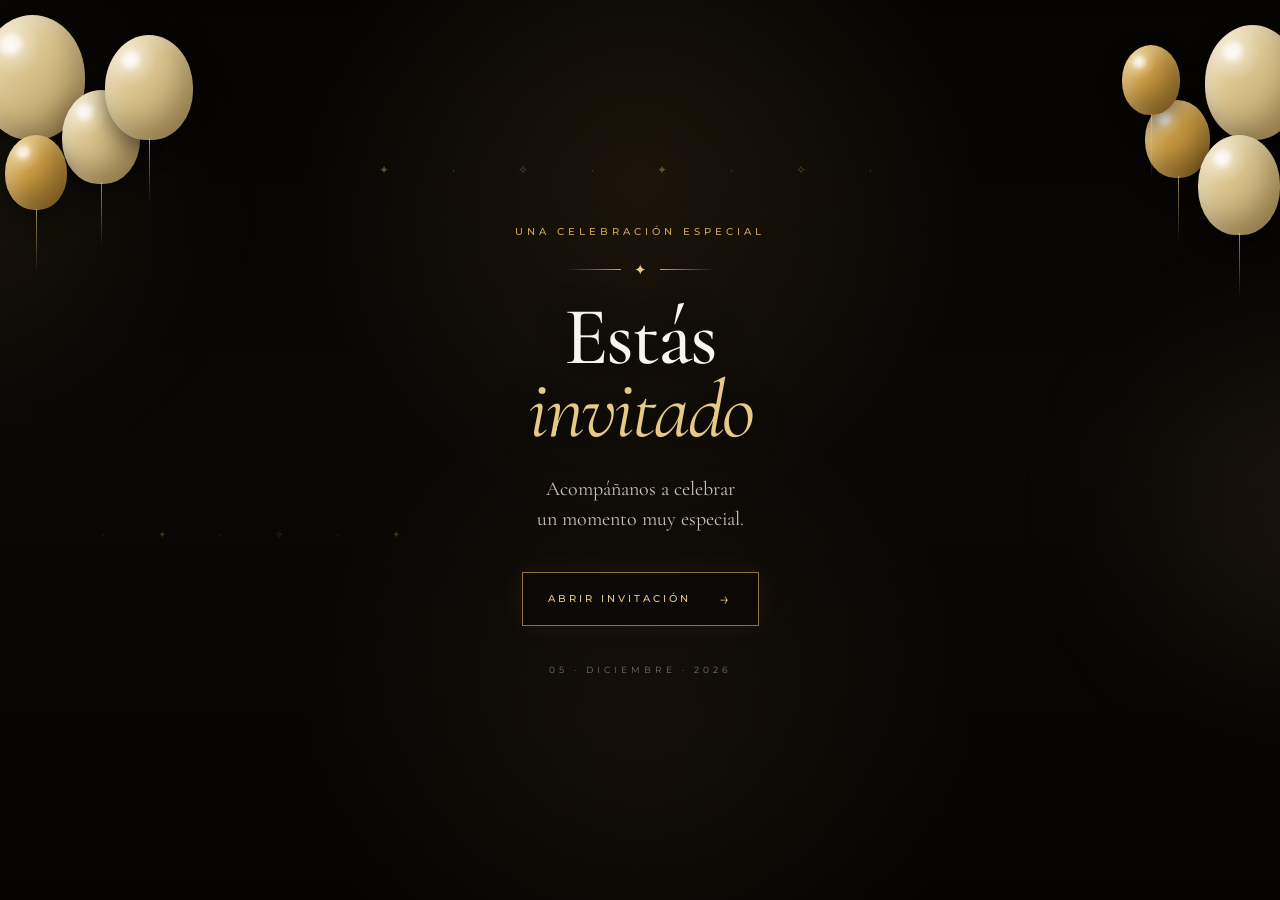
<file: index.html>
<!DOCTYPE html>
<html lang="es">
<head>
    <meta charset="UTF-8">
    <meta name="viewport" content="width=device-width, initial-scale=1.0">

    <title>Una celebración especial</title>

    <link rel="preconnect" href="https://fonts.googleapis.com">
    <link rel="preconnect" href="https://fonts.gstatic.com" crossorigin>

    <link href="https://fonts.googleapis.com/css2?family=Cormorant+Garamond:wght@400;500;600;700&family=Montserrat:wght@300;400;500;600&display=swap" rel="stylesheet">

    <link rel="stylesheet" href="style.css">
</head>

<body class="entrada">

    <!-- Luces -->
    <div class="luz luz-1"></div>
    <div class="luz luz-2"></div>

    <!-- Grupo de globos izquierdo -->
    <div class="grupo-globos grupo-izquierdo">
        <div class="globo champagne g1"></div>
        <div class="globo champagne g2"></div>
        <div class="globo dorado g3"></div>
        <div class="globo champagne g4"></div>
    </div>

    <!-- Grupo de globos derecho -->
    <div class="grupo-globos grupo-derecho">
        <div class="globo champagne g5"></div>
        <div class="globo dorado g6"></div>
        <div class="globo champagne g7"></div>
        <div class="globo dorado g8"></div>
    </div>

    <!-- Partículas -->
    <div class="particulas"></div>

    <main class="entrada-contenido">

        <p class="pequeno">
            UNA CELEBRACIÓN ESPECIAL
        </p>

        <div class="adorno">
            <span></span>
            <div>✦</div>
            <span></span>
        </div>

        <h1>
            Estás<br>
            <em>invitado</em>
        </h1>

        <p class="mensaje-entrada">
            Acompáñanos a celebrar<br>
            un momento muy especial.
        </p>

        <a href="invitacion.html" class="boton-entrada">
            <span>ABRIR INVITACIÓN</span>
            <b>→</b>
        </a>

        <p class="pie">
            05 · DICIEMBRE · 2026
        </p>

    </main>

    <script src="hoja.js"></script>

</body>
</html>
</file>
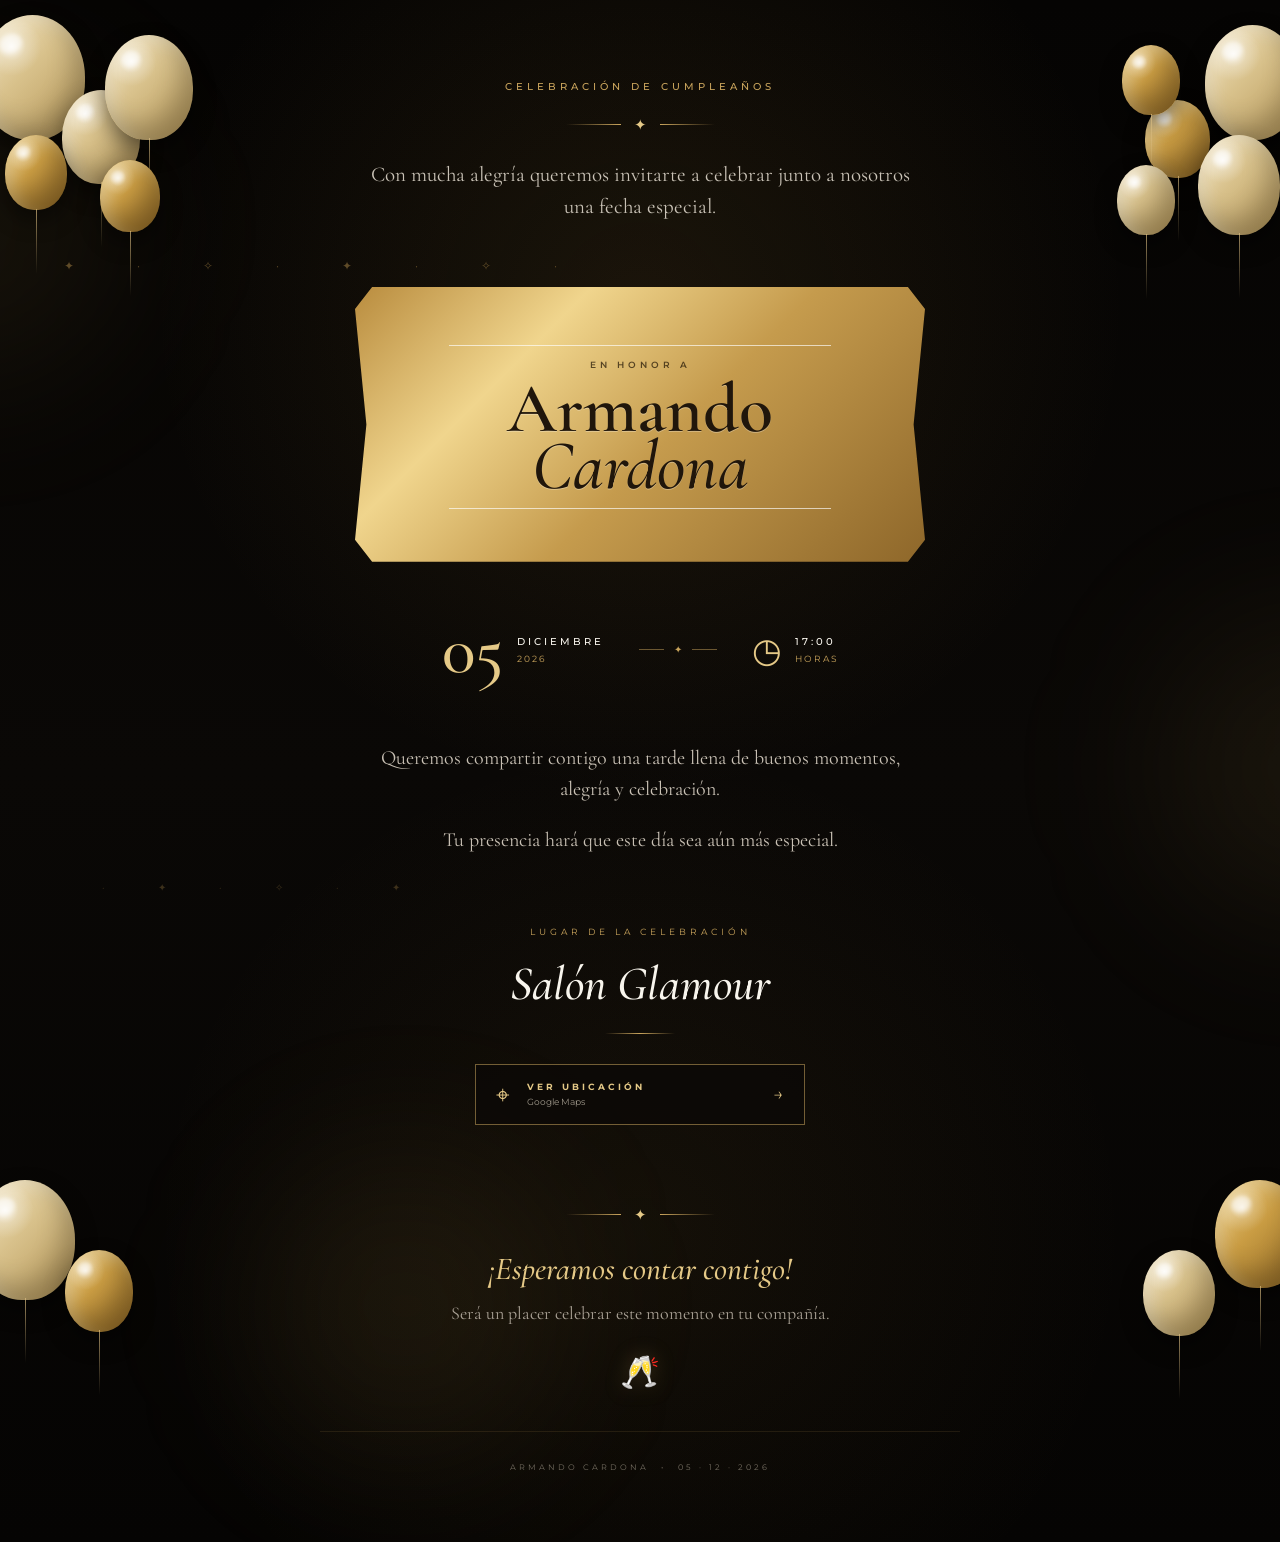
<file: invitacion.html>
<!DOCTYPE html>
<html lang="es">
<head>
    <meta charset="UTF-8">
    <meta name="viewport" content="width=device-width, initial-scale=1.0">

    <title>Armando Cardona | Invitación</title>

    <link rel="preconnect" href="https://fonts.googleapis.com">
    <link rel="preconnect" href="https://fonts.gstatic.com" crossorigin>

    <link href="https://fonts.googleapis.com/css2?family=Cormorant+Garamond:wght@400;500;600;700&family=Montserrat:wght@300;400;500;600&display=swap" rel="stylesheet">

    <link rel="stylesheet" href="style.css">
</head>

<body class="pagina-invitacion">

    <!-- Luces ambientales -->
    <div class="luz luz-1"></div>
    <div class="luz luz-2"></div>
    <div class="luz luz-3"></div>

    <!-- Globos superiores -->
    <div class="grupo-globos grupo-izquierdo">
        <div class="globo champagne g1"></div>
        <div class="globo champagne g2"></div>
        <div class="globo dorado g3"></div>
        <div class="globo champagne g4"></div>
        <div class="globo dorado g9"></div>
    </div>

    <div class="grupo-globos grupo-derecho">
        <div class="globo champagne g5"></div>
        <div class="globo dorado g6"></div>
        <div class="globo champagne g7"></div>
        <div class="globo dorado g8"></div>
        <div class="globo champagne g10"></div>
    </div>

    <!-- Globos inferiores -->
    <div class="grupo-inferior izquierdo">
        <div class="globo champagne g11"></div>
        <div class="globo dorado g12"></div>
    </div>

    <div class="grupo-inferior derecho">
        <div class="globo dorado g13"></div>
        <div class="globo champagne g14"></div>
    </div>

    <!-- Partículas doradas -->
    <div class="particulas"></div>

    <main class="invitacion">

        <!-- INTRODUCCIÓN -->

        <section class="cabecera">

            <p class="pequeno">
                CELEBRACIÓN DE CUMPLEAÑOS
            </p>

            <div class="adorno">
                <span></span>
                <div>✦</div>
                <span></span>
            </div>

            <p class="introduccion">
                Con mucha alegría queremos invitarte
                a celebrar junto a nosotros una fecha especial.
            </p>

        </section>


        <!-- NOMBRE -->

        <section class="nombre-seccion">

            <div class="banner-dorado">

                <div class="brillo-banner"></div>

                <div class="banner-linea"></div>

                <p class="nombre-label">
                    EN HONOR A
                </p>

                <h1>
                    Armando<br>
                    <span>Cardona</span>
                </h1>

                <div class="banner-linea"></div>

            </div>

        </section>


        <!-- DATOS -->

        <section class="datos">

            <div class="dato">

                <span class="numero">
                    05
                </span>

                <div class="texto-dato">
                    <strong>DICIEMBRE</strong>
                    <small>2026</small>
                </div>

            </div>


            <div class="separador-datos">
                <span></span>
                <div>✦</div>
                <span></span>
            </div>


            <div class="dato">

                <span class="icono">
                    ◷
                </span>

                <div class="texto-dato">
                    <strong>17:00</strong>
                    <small>HORAS</small>
                </div>

            </div>

        </section>


        <!-- MENSAJE -->

        <section class="mensaje-seccion">

            <p>
                Queremos compartir contigo una tarde llena de
                buenos momentos, alegría y celebración.
            </p>

            <p>
                Tu presencia hará que este día sea aún más especial.
            </p>

        </section>


        <!-- LUGAR -->

        <section class="lugar">

            <p class="etiqueta">
                LUGAR DE LA CELEBRACIÓN
            </p>

            <h2>
                Salón Glamour
            </h2>

            <div class="linea-dorada"></div>

            <a
                href="https://maps.app.goo.gl/C6uGhLEw3cZxnMx18"
                target="_blank"
                class="boton-ubicacion">

                <span class="pin">⌖</span>

                <span>
                    <strong>VER UBICACIÓN</strong>
                    <small>Google Maps</small>
                </span>

                <b>→</b>

            </a>

        </section>


        <!-- CIERRE -->

        <section class="cierre">

            <div class="adorno">
                <span></span>
                <div>✦</div>
                <span></span>
            </div>

            <h3>
                ¡Esperamos contar contigo!
            </h3>

            <p>
                Será un placer celebrar este momento
                en tu compañía.
            </p>

            <div class="copas">
                🥂
            </div>

        </section>


        <footer>
            <span>ARMANDO CARDONA</span>
            <span>•</span>
            <span>05 · 12 · 2026</span>
        </footer>

    </main>

    <script src="hoja.js"></script>

</body>
</html>
</file>
<file: style.css>
/* =========================================================
   INVITACIÓN ARMANDO CARDONA
   PALETA: NEGRO · CHAMPAGNE · ORO
========================================================= */


/* =========================================================
   FUENTES
========================================================= */

@import url('https://fonts.googleapis.com/css2?family=Cormorant+Garamond:wght@400;500;600;700&family=Montserrat:wght@300;400;500;600&display=swap');


/* =========================================================
   VARIABLES
========================================================= */

:root {
    --negro: #050403;
    --negro-suave: #0b0907;

    --oro: #c9a45c;
    --oro-claro: #e5c987;
    --champagne: #ead9ad;

    --blanco: #f8f5ed;
    --gris: #bdb7aa;

    --sombra: rgba(0, 0, 0, .6);
}


/* =========================================================
   RESET
========================================================= */

* {
    box-sizing: border-box;
    margin: 0;
    padding: 0;
}

html {
    scroll-behavior: smooth;
}

body {
    position: relative;

    min-height: 100vh;

    overflow-x: hidden;

    color: var(--blanco);

    font-family: 'Montserrat', sans-serif;

    background:
        radial-gradient(
            circle at 50% 20%,
            rgba(177, 132, 51, .12) 0%,
            rgba(0, 0, 0, 0) 35%
        ),
        radial-gradient(
            circle at 50% 80%,
            rgba(177, 132, 51, .08) 0%,
            rgba(0, 0, 0, 0) 35%
        ),
        linear-gradient(
            180deg,
            #050403 0%,
            #0a0806 50%,
            #050403 100%
        );
}


/* =========================================================
   TEXTURA DEL FONDO
========================================================= */

body::after {
    content: "";

    position: fixed;

    inset: 0;

    pointer-events: none;

    opacity: .045;

    background-image:
        radial-gradient(
            rgba(255,255,255,.8) .5px,
            transparent .5px
        );

    background-size: 8px 8px;

    z-index: 50;
}


/* =========================================================
   LUCES AMBIENTALES
========================================================= */

.luz {
    position: absolute;

    width: 300px;
    height: 300px;

    border-radius: 50%;

    background: rgba(214, 171, 91, .08);

    filter: blur(80px);

    pointer-events: none;

    z-index: 0;
}

.luz-1 {
    top: 5%;
    left: -180px;
}

.luz-2 {
    top: 40%;
    right: -180px;
}

.luz-3 {
    top: 75%;
    left: 20%;
}


/* =========================================================
   CONTENEDORES DE GLOBOS
   IMPORTANTE:
   YA NO SON FIXED.
   SE MUEVEN CON EL SCROLL.
========================================================= */

.grupo-globos,
.grupo-inferior {
    position: absolute;

    pointer-events: none;

    z-index: 2;
}


/* =========================================================
   GRUPO SUPERIOR IZQUIERDO
========================================================= */

.grupo-izquierdo {
    top: 15px;
    left: -20px;
}


/* =========================================================
   GRUPO SUPERIOR DERECHO
========================================================= */

.grupo-derecho {
    top: 15px;
    right: -20px;
}


/* =========================================================
   GLOBOS INFERIORES
========================================================= */

.grupo-inferior.izquierdo {
    top: 1180px;
    left: -25px;
}

.grupo-inferior.derecho {
    top: 1180px;
    right: -25px;
}


/* =========================================================
   GLOBOS
========================================================= */

.globo {
    position: absolute;

    border-radius: 50% 50% 47% 47%;

    box-shadow:
        inset -12px -15px 25px rgba(0,0,0,.22),
        inset 10px 8px 15px rgba(255,255,255,.20),
        0 10px 22px rgba(0,0,0,.45);

    animation: flotar 5s ease-in-out infinite;

    transform-origin: center bottom;
}


/* =========================================================
   GLOBO CHAMPAGNE
========================================================= */

.globo.champagne {
    background:
        radial-gradient(
            circle at 30% 25%,
            rgba(255,255,255,.85) 0%,
            rgba(255,255,255,.25) 12%,
            transparent 25%
        ),
        linear-gradient(
            135deg,
            #f5e8c7 0%,
            #d8c18b 45%,
            #b39455 100%
        );
}


/* =========================================================
   GLOBO DORADO
========================================================= */

.globo.dorado {
    background:
        radial-gradient(
            circle at 30% 25%,
            rgba(255,255,255,.7) 0%,
            rgba(255,255,255,.18) 12%,
            transparent 25%
        ),
        linear-gradient(
            135deg,
            #f0d38b 0%,
            #c99c43 45%,
            #8e6522 100%
        );
}


/* =========================================================
   BRILLO DEL GLOBO
========================================================= */

.globo::before {
    content: "";

    position: absolute;

    width: 22%;
    height: 15%;

    top: 15%;
    left: 18%;

    border-radius: 50%;

    background: rgba(255,255,255,.55);

    filter: blur(2px);

    transform: rotate(-25deg);
}


/* =========================================================
   CUERDA DEL GLOBO
========================================================= */

.globo::after {
    content: "";

    position: absolute;

    width: 1px;
    height: 65px;

    top: 98%;
    left: 50%;

    background:
        linear-gradient(
            to bottom,
            rgba(220,190,130,.7),
            rgba(220,190,130,0)
        );
}


/* =========================================================
   ANIMACIÓN DE GLOBOS
========================================================= */

@keyframes flotar {

    0% {
        transform: translateY(0) rotate(-2deg);
    }

    50% {
        transform: translateY(-12px) rotate(2deg);
    }

    100% {
        transform: translateY(0) rotate(-2deg);
    }
}


/* =========================================================
   POSICIONES DE LOS GLOBOS
========================================================= */

/* IZQUIERDA */

.g1 {
    width: 105px;
    height: 125px;

    left: 0;
    top: 0;

    animation-delay: 0s;
}

.g2 {
    width: 78px;
    height: 94px;

    left: 82px;
    top: 75px;

    animation-delay: .8s;
}

.g3 {
    width: 62px;
    height: 75px;

    left: 25px;
    top: 120px;

    animation-delay: 1.5s;
}

.g4 {
    width: 88px;
    height: 105px;

    left: 125px;
    top: 20px;

    animation-delay: 2s;
}


/* DERECHA */

.g5 {
    width: 95px;
    height: 115px;

    right: 0;
    top: 10px;

    animation-delay: .5s;
}

.g6 {
    width: 65px;
    height: 78px;

    right: 90px;
    top: 85px;

    animation-delay: 1.2s;
}

.g7 {
    width: 82px;
    height: 100px;

    right: 20px;
    top: 120px;

    animation-delay: 1.8s;
}

.g8 {
    width: 58px;
    height: 70px;

    right: 120px;
    top: 30px;

    animation-delay: 2.4s;
}


/* GLOBOS EXTRA */

.g9 {
    width: 60px;
    height: 72px;

    left: 120px;
    top: 145px;
}

.g10 {
    width: 58px;
    height: 70px;

    right: 125px;
    top: 150px;
}


/* GLOBOS INFERIORES */

.g11 {
    width: 100px;
    height: 120px;

    left: 0;
    top: 0;

    animation-delay: 1s;
}

.g12 {
    width: 68px;
    height: 82px;

    left: 90px;
    top: 70px;

    animation-delay: 1.8s;
}

.g13 {
    width: 90px;
    height: 108px;

    right: 0;
    top: 0;

    animation-delay: .7s;
}

.g14 {
    width: 72px;
    height: 86px;

    right: 90px;
    top: 70px;

    animation-delay: 2s;
}


/* =========================================================
   PARTÍCULAS DORADAS
========================================================= */

.particulas {
    position: absolute;

    inset: 0;

    pointer-events: none;

    z-index: 1;
}

.particulas::before {
    content: "✦  ·  ✧     ·       ✦       ·     ✧  ·";

    position: absolute;

    top: 15%;
    left: 5%;

    width: 90%;

    color: rgba(214,171,91,.4);

    font-size: 12px;

    letter-spacing: 30px;

    line-height: 70px;

    animation: estrellas 7s ease-in-out infinite alternate;
}

.particulas::after {
    content: "·      ✦       ·    ✧      ·       ✦";

    position: absolute;

    top: 55%;
    left: 8%;

    color: rgba(214,171,91,.25);

    font-size: 10px;

    letter-spacing: 25px;

    line-height: 80px;

    animation: estrellas 9s ease-in-out infinite alternate-reverse;
}

@keyframes estrellas {
    from {
        opacity: .25;
        transform: translateY(0);
    }

    to {
        opacity: .6;
        transform: translateY(-12px);
    }
}


/* =========================================================
   PÁGINA DE ENTRADA
========================================================= */

.entrada {
    min-height: 100vh;

    display: flex;

    align-items: center;
    justify-content: center;

    padding: 40px 25px;

    text-align: center;
}


/* =========================================================
   CONTENIDO ENTRADA
========================================================= */

.entrada-contenido {
    position: relative;

    z-index: 10;

    width: 100%;
    max-width: 600px;

    padding: 35px 20px;
}


/* =========================================================
   TEXTO PEQUEÑO
========================================================= */

.pequeno {
    color: var(--oro);

    font-family: 'Montserrat', sans-serif;

    font-size: 10px;

    font-weight: 500;

    letter-spacing: 4px;

    margin-bottom: 22px;
}


/* =========================================================
   ADORNOS
========================================================= */

.adorno {
    display: flex;

    align-items: center;
    justify-content: center;

    gap: 13px;

    margin: 15px auto 25px;
}

.adorno span {
    width: 55px;
    height: 1px;

    background:
        linear-gradient(
            to right,
            transparent,
            var(--oro)
        );
}

.adorno span:last-child {
    background:
        linear-gradient(
            to left,
            transparent,
            var(--oro)
        );
}

.adorno div {
    color: var(--oro-claro);

    font-size: 15px;
}


/* =========================================================
   TÍTULO ENTRADA
========================================================= */

.entrada h1 {
    font-family: 'Cormorant Garamond', serif;

    font-size: 82px;

    line-height: .82;

    font-weight: 500;

    letter-spacing: -2px;

    color: var(--blanco);

    text-shadow:
        0 5px 30px rgba(0,0,0,.8);
}

.entrada h1 em {
    display: block;

    color: var(--oro-claro);

    font-style: italic;

    font-weight: 400;

    margin-top: 5px;
}


/* =========================================================
   MENSAJE ENTRADA
========================================================= */

.mensaje-entrada {
    margin-top: 30px;

    color: #c8c1b5;

    font-family: 'Cormorant Garamond', serif;

    font-size: 20px;

    line-height: 1.5;
}


/* =========================================================
   BOTÓN ENTRADA
========================================================= */

.boton-entrada {
    position: relative;

    display: inline-flex;

    align-items: center;

    justify-content: center;

    gap: 28px;

    margin-top: 38px;

    padding: 15px 25px;

    color: var(--oro-claro);

    text-decoration: none;

    border: 1px solid rgba(212,171,91,.65);

    background: rgba(10,8,6,.65);

    font-size: 10px;

    font-weight: 500;

    letter-spacing: 3px;

    overflow: hidden;

    transition:
        .4s ease;

    box-shadow:
        0 0 25px rgba(212,171,91,.08);
}

.boton-entrada:hover {
    color: var(--negro);

    background: var(--oro-claro);

    box-shadow:
        0 0 35px rgba(212,171,91,.3);

    transform: translateY(-2px);
}

.boton-entrada b {
    font-size: 18px;

    font-weight: 300;
}


/* =========================================================
   PIE ENTRADA
========================================================= */

.pie {
    margin-top: 38px;

    color: #777065;

    font-size: 9px;

    letter-spacing: 4px;
}


/* =========================================================
   PÁGINA DE INVITACIÓN
========================================================= */

.pagina-invitacion {
    position: relative;

    min-height: 100vh;

    overflow-x: hidden;
}


/* =========================================================
   CONTENIDO PRINCIPAL
========================================================= */

.invitacion {
    position: relative;

    z-index: 5;

    width: 100%;

    max-width: 700px;

    margin: 0 auto;

    padding:
        80px 30px 50px;
}


/* =========================================================
   CABECERA
========================================================= */

.cabecera {
    position: relative;

    z-index: 10;

    text-align: center;

    margin-bottom: 65px;
}

.introduccion {
    max-width: 540px;

    margin: 0 auto;

    color: #c9c2b6;

    font-family: 'Cormorant Garamond', serif;

    font-size: 21px;

    line-height: 1.5;
}


/* =========================================================
   NOMBRE
========================================================= */

.nombre-seccion {
    position: relative;

    z-index: 10;

    margin-bottom: 60px;
}

.banner-dorado {
    position: relative;

    overflow: hidden;

    max-width: 570px;

    margin: 0 auto;

    padding: 45px 30px 40px;

    text-align: center;

    background:
        linear-gradient(
            135deg,
            #b98c3e 0%,
            #f0d58d 28%,
            #c59b4d 55%,
            #8e672a 100%
        );

    clip-path:
        polygon(
            3% 0,
            97% 0,
            100% 8%,
            98% 50%,
            100% 92%,
            97% 100%,
            3% 100%,
            0 92%,
            2% 50%,
            0 8%
        );

    box-shadow:
        0 15px 50px rgba(0,0,0,.45);
}


/* =========================================================
   BRILLO DEL BANNER
========================================================= */

.brillo-banner {
    position: absolute;

    top: 0;
    left: -100%;

    width: 50%;
    height: 100%;

    background:
        linear-gradient(
            90deg,
            transparent,
            rgba(255,255,255,.35),
            transparent
        );

    transform: skewX(-20deg);

    animation: brillo 5s ease-in-out infinite;
}

@keyframes brillo {

    0% {
        left: -100%;
    }

    45%,
    100% {
        left: 150%;
    }
}


/* =========================================================
   LÍNEAS DEL BANNER
========================================================= */

.banner-linea {
    width: 75%;

    height: 1px;

    margin: 13px auto;

    background:
        rgba(255,255,255,.65);
}


/* =========================================================
   LABEL NOMBRE
========================================================= */

.nombre-label {
    position: relative;

    z-index: 3;

    color: rgba(42,28,10,.75);

    font-size: 9px;

    font-weight: 600;

    letter-spacing: 4px;

    margin-bottom: 10px;
}


/* =========================================================
   NOMBRE
========================================================= */

.banner-dorado h1 {
    position: relative;

    z-index: 3;

    color: #20160b;

    font-family: 'Cormorant Garamond', serif;

    font-size: 70px;

    line-height: .82;

    font-weight: 600;

    text-shadow:
        0 1px rgba(255,255,255,.3);
}

.banner-dorado h1 span {
    font-style: italic;

    font-weight: 500;
}


/* =========================================================
   DATOS
========================================================= */

.datos {
    position: relative;

    z-index: 10;

    display: flex;

    align-items: center;
    justify-content: center;

    gap: 35px;

    margin-bottom: 65px;
}

.dato {
    display: flex;

    align-items: center;

    gap: 13px;
}

.numero {
    color: var(--oro-claro);

    font-family: 'Cormorant Garamond', serif;

    font-size: 70px;

    line-height: .8;

    font-weight: 500;
}

.icono {
    color: var(--oro-claro);

    font-size: 34px;
}

.texto-dato {
    display: flex;

    flex-direction: column;

    gap: 5px;
}

.texto-dato strong {
    color: var(--blanco);

    font-size: 10px;

    letter-spacing: 3px;

    font-weight: 500;
}

.texto-dato small {
    color: var(--oro);

    font-size: 9px;

    letter-spacing: 2px;
}

.separador-datos {
    display: flex;

    align-items: center;

    gap: 10px;
}

.separador-datos span {
    width: 25px;

    height: 1px;

    background: rgba(201,164,92,.5);
}

.separador-datos div {
    color: var(--oro);

    font-size: 10px;
}


/* =========================================================
   MENSAJE
========================================================= */

.mensaje-seccion {
    position: relative;

    z-index: 10;

    max-width: 560px;

    margin: 0 auto 70px;

    text-align: center;
}

.mensaje-seccion p {
    color: #c8c0b4;

    font-family: 'Cormorant Garamond', serif;

    font-size: 20px;

    line-height: 1.55;

    margin-bottom: 20px;
}


/* =========================================================
   LUGAR
========================================================= */

.lugar {
    position: relative;

    z-index: 10;

    text-align: center;

    max-width: 570px;

    margin: 0 auto 80px;
}

.etiqueta {
    color: var(--oro);

    font-size: 9px;

    letter-spacing: 4px;

    margin-bottom: 18px;
}

.lugar h2 {
    color: var(--blanco);

    font-family: 'Cormorant Garamond', serif;

    font-size: 48px;

    font-weight: 500;

    font-style: italic;
}

.linea-dorada {
    width: 70px;

    height: 1px;

    margin: 20px auto 30px;

    background:
        linear-gradient(
            to right,
            transparent,
            var(--oro),
            transparent
        );
}


/* =========================================================
   BOTÓN UBICACIÓN
========================================================= */

.boton-ubicacion {
    display: flex;

    align-items: center;

    justify-content: center;

    gap: 17px;

    max-width: 330px;

    margin: 0 auto;

    padding: 15px 20px;

    color: var(--blanco);

    text-decoration: none;

    border: 1px solid rgba(201,164,92,.55);

    background: rgba(10,8,6,.7);

    transition: .35s ease;
}

.boton-ubicacion:hover {
    border-color: var(--oro-claro);

    background: rgba(201,164,92,.12);

    transform: translateY(-2px);
}

.boton-ubicacion .pin {
    color: var(--oro-claro);

    font-size: 24px;
}

.boton-ubicacion span:nth-child(2) {
    display: flex;

    flex-direction: column;

    align-items: flex-start;

    gap: 4px;
}

.boton-ubicacion strong {
    color: var(--oro-claro);

    font-size: 9px;

    letter-spacing: 3px;
}

.boton-ubicacion small {
    color: #9d9689;

    font-size: 9px;
}

.boton-ubicacion b {
    color: var(--oro-claro);

    margin-left: auto;

    font-size: 18px;

    font-weight: 300;
}


/* =========================================================
   CIERRE
========================================================= */

.cierre {
    position: relative;

    z-index: 10;

    text-align: center;

    padding-bottom: 40px;
}

.cierre h3 {
    color: var(--oro-claro);

    font-family: 'Cormorant Garamond', serif;

    font-size: 32px;

    font-weight: 500;

    font-style: italic;

    margin-bottom: 12px;
}

.cierre p {
    color: #a9a195;

    font-family: 'Cormorant Garamond', serif;

    font-size: 18px;

    line-height: 1.5;
}

.copas {
    margin-top: 25px;

    font-size: 32px;

    filter:
        drop-shadow(0 0 10px rgba(212,171,91,.25));
}


/* =========================================================
   FOOTER
========================================================= */

footer {
    position: relative;

    z-index: 10;

    display: flex;

    justify-content: center;

    gap: 12px;

    padding: 30px 10px 20px;

    color: #746d61;

    font-size: 8px;

    letter-spacing: 3px;

    border-top: 1px solid rgba(201,164,92,.12);
}


/* =========================================================
   ANIMACIÓN DE ENTRADA
========================================================= */

.entrada-contenido {
    animation:
        aparecer 1.2s ease forwards;
}

@keyframes aparecer {

    from {
        opacity: 0;

        transform:
            translateY(20px);
    }

    to {
        opacity: 1;

        transform:
            translateY(0);
    }
}


/* =========================================================
   RESPONSIVE — TABLET
========================================================= */

@media (max-width: 700px) {

    .invitacion {
        padding:
            65px 25px 40px;
    }

    .banner-dorado {
        max-width: 520px;
    }

    .banner-dorado h1 {
        font-size: 62px;
    }

    .numero {
        font-size: 62px;
    }

    .datos {
        gap: 25px;
    }
}


/* =========================================================
   RESPONSIVE — CELULAR
========================================================= */

/* =========================================================
   RESPONSIVE CELULAR
   GLOBOS PROTAGÓNICOS + ZONA CENTRAL LIMPIA
========================================================= */

@media (max-width: 600px) {

    /* =====================================================
       CONTENIDO
    ===================================================== */

    .invitacion {
        position: relative;
        z-index: 10;

        padding:
            55px 18px 40px;
    }

    .cabecera,
    .nombre-seccion,
    .datos,
    .mensaje-seccion,
    .lugar,
    .cierre {
        position: relative;
        z-index: 10;
    }


    /* =====================================================
       GLOBOS SUPERIORES
       
       Siguen siendo grandes y visibles,
       pero se alejan del centro.
    ===================================================== */

    .grupo-izquierdo {
        top: 0;
        left: -78px;

        transform: scale(.78);

        transform-origin: top left;

        z-index: 2;
    }

    .grupo-derecho {
        top: 0;
        right: -78px;

        transform: scale(.78);

        transform-origin: top right;

        z-index: 2;
    }


    /* =====================================================
       EVITAMOS QUE LOS GLOBOS INTERIORES
       INVADAN EL CENTRO
    ===================================================== */

    .grupo-izquierdo .g3,
    .grupo-izquierdo .g4 {
        display: none;
    }

    .grupo-derecho .g6,
    .grupo-derecho .g8 {
        display: none;
    }


    /* =====================================================
       GLOBOS INFERIORES
       
       Aparecen más abajo, durante el scroll.
    ===================================================== */

    .grupo-inferior.izquierdo {
        top: 1120px;
        left: -65px;

        transform: scale(.76);

        transform-origin: top left;

        z-index: 2;
    }

    .grupo-inferior.derecho {
        top: 1120px;
        right: -65px;

        transform: scale(.76);

        transform-origin: top right;

        z-index: 2;
    }


    /* =====================================================
       LOS GLOBOS NO SE TRANSPARENTAN SOBRE EL TEXTO
       
       El texto queda siempre por encima.
    ===================================================== */

    .cabecera,
    .datos,
    .mensaje-seccion,
    .lugar,
    .cierre {
        background:
            rgba(5, 4, 3, .78);

        border-radius: 16px;

        backdrop-filter: blur(5px);
        -webkit-backdrop-filter: blur(5px);

        box-shadow:
            0 10px 35px rgba(0,0,0,.25);
    }


    /* =====================================================
       CABECERA
    ===================================================== */

    .cabecera {
        padding:
            20px 16px;

        margin:
            0 5px 55px;
    }

    .introduccion {
        max-width: 290px;

        margin-left: auto;
        margin-right: auto;

        font-size: 18px;

        line-height: 1.5;
    }


    /* =====================================================
       NOMBRE
    ===================================================== */

    .nombre-seccion {
        padding:
            0 8px;

        margin-bottom: 55px;
    }

    .banner-dorado {
        margin:
            0 auto;

        padding:
            38px 18px 34px;
    }

    .banner-dorado h1 {
        font-size: 52px;
    }


    /* =====================================================
       FECHA Y HORA
    ===================================================== */

    .datos {
        padding:
            17px 12px;

        margin:
            0 5px 60px;

        gap: 14px;
    }

    .numero {
        font-size: 53px;
    }

    .icono {
        font-size: 24px;
    }

    .texto-dato strong {
        font-size: 8px;

        letter-spacing: 2px;
    }

    .texto-dato small {
        font-size: 8px;
    }


    /* =====================================================
       MENSAJE
    ===================================================== */

    .mensaje-seccion {
        max-width: 310px;

        padding:
            20px 17px;

        margin:
            0 auto 60px;
    }

    .mensaje-seccion p {
        font-size: 18px;

        line-height: 1.5;
    }


    /* =====================================================
       LUGAR
    ===================================================== */

    .lugar {
        max-width: 310px;

        padding:
            21px 16px;

        margin:
            0 auto 65px;
    }

    .lugar h2 {
        font-size: 38px;
    }


    /* =====================================================
       CIERRE
    ===================================================== */

    .cierre {
        padding:
            22px 16px 30px;

        margin:
            0 5px;
    }

    .cierre h3 {
        font-size: 29px;
    }
}


/* =========================================================
   CELULARES MUY PEQUEÑOS
========================================================= */

@media (max-width: 380px) {

    /* -----------------------------------------------------
       GLOBOS
    ----------------------------------------------------- */

    .grupo-izquierdo {
        left: -92px;

        transform: scale(.70);
    }

    .grupo-derecho {
        right: -92px;

        transform: scale(.70);
    }

    .grupo-inferior.izquierdo {
        left: -78px;

        transform: scale(.68);
    }

    .grupo-inferior.derecho {
        right: -78px;

        transform: scale(.68);
    }


    /* -----------------------------------------------------
       CONTENIDO
    ----------------------------------------------------- */

    .invitacion {
        padding-left: 15px;
        padding-right: 15px;
    }

    .cabecera {
        margin-left: 3px;
        margin-right: 3px;

        padding:
            18px 13px;
    }

    .introduccion {
        max-width: 275px;

        font-size: 17px;
    }


    /* -----------------------------------------------------
       NOMBRE
    ----------------------------------------------------- */

    .nombre-seccion {
        padding-left: 5px;
        padding-right: 5px;
    }

    .banner-dorado {
        padding:
            36px 15px 32px;
    }

    .banner-dorado h1 {
        font-size: 47px;
    }


    /* -----------------------------------------------------
       DATOS
    ----------------------------------------------------- */

    .datos {
        gap: 9px;

        padding:
            15px 8px;
    }

    .numero {
        font-size: 47px;
    }

    .texto-dato strong {
        font-size: 7px;

        letter-spacing: 1.5px;
    }

    .icono {
        font-size: 22px;
    }


    /* -----------------------------------------------------
       MENSAJE
    ----------------------------------------------------- */

    .mensaje-seccion {
        max-width: 285px;

        padding:
            18px 14px;
    }

    .mensaje-seccion p {
        font-size: 17px;
    }


    /* -----------------------------------------------------
       LUGAR
    ----------------------------------------------------- */

    .lugar {
        max-width: 285px;
    }

    .lugar h2 {
        font-size: 34px;
    }
}
</file>
